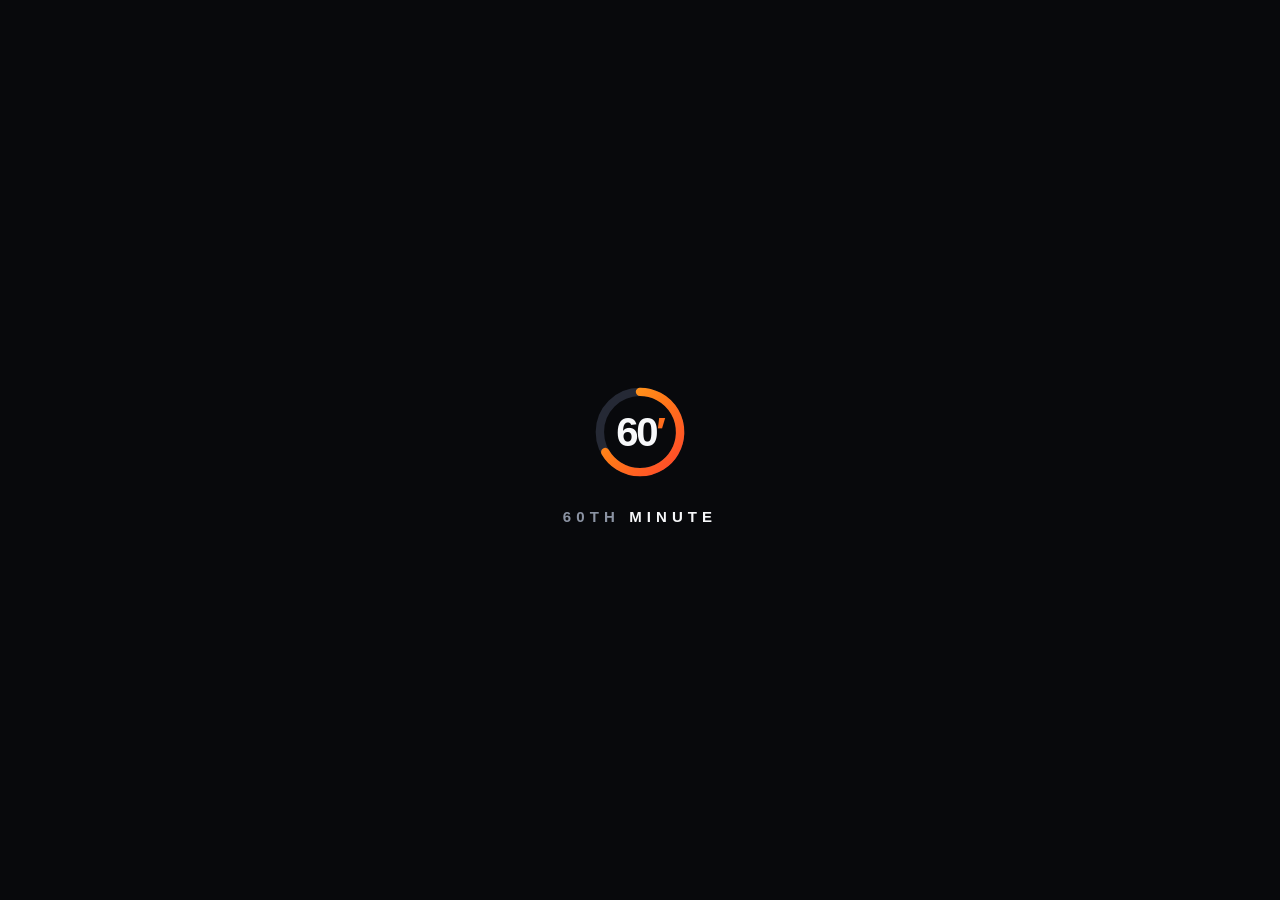
<file: app/index.html>
<!DOCTYPE html>
<html lang="en">
<head>
<meta charset="utf-8">
<meta name="viewport" content="width=device-width,initial-scale=1,viewport-fit=cover">
<meta name="theme-color" content="#0b0f14">
<meta name="apple-mobile-web-app-capable" content="yes">
<meta name="apple-mobile-web-app-status-bar-style" content="black-translucent">
<meta name="apple-mobile-web-app-title" content="60th Minute">
<link rel="manifest" href="./manifest.webmanifest">
<link rel="apple-touch-icon" href="./icon-180.png">
<link rel="icon" type="image/png" sizes="64x64" href="./icon-64.png">
<link rel="icon" type="image/png" sizes="32x32" href="./icon-32.png">
<link rel="stylesheet" href="./css/style.css">
<title>60th Minute — football quiz</title>
</head>
<body>
<!-- Inline so it paints before any script runs: the ring sweeps to 60 minutes
     while the dataset loads, rather than the app arriving with a thud. -->
<div id="splash" class="splash">
  <svg viewBox="0 0 120 120" width="112" height="112" aria-hidden="true">
    <defs>
      <linearGradient id="sg" x1="8" y1="14" x2="112" y2="108" gradientUnits="userSpaceOnUse">
        <stop offset="0" stop-color="#FFB020"/><stop offset=".45" stop-color="#FF7A18"/>
        <stop offset="1" stop-color="#FF3D2E"/>
      </linearGradient>
    </defs>
    <circle cx="60" cy="60" r="43" fill="none" stroke="#252935" stroke-width="9"/>
    <path id="sweep" d="M60 17 A43 43 0 1 1 22.76 81.5" fill="none" stroke="url(#sg)"
          stroke-width="9" stroke-linecap="round"/>
    <text x="60" y="60" text-anchor="middle" dominant-baseline="central" class="sn"
          font-size="43" font-weight="800" letter-spacing="-2.5" fill="#F7F8FA">60<tspan fill="url(#sg)">′</tspan></text>
  </svg>
  <div class="sword">60TH <b>MINUTE</b></div>
</div>
<div id="app" class="app"></div>
<script type="module" src="./js/main.js"></script>
</body>
</html>
</file>
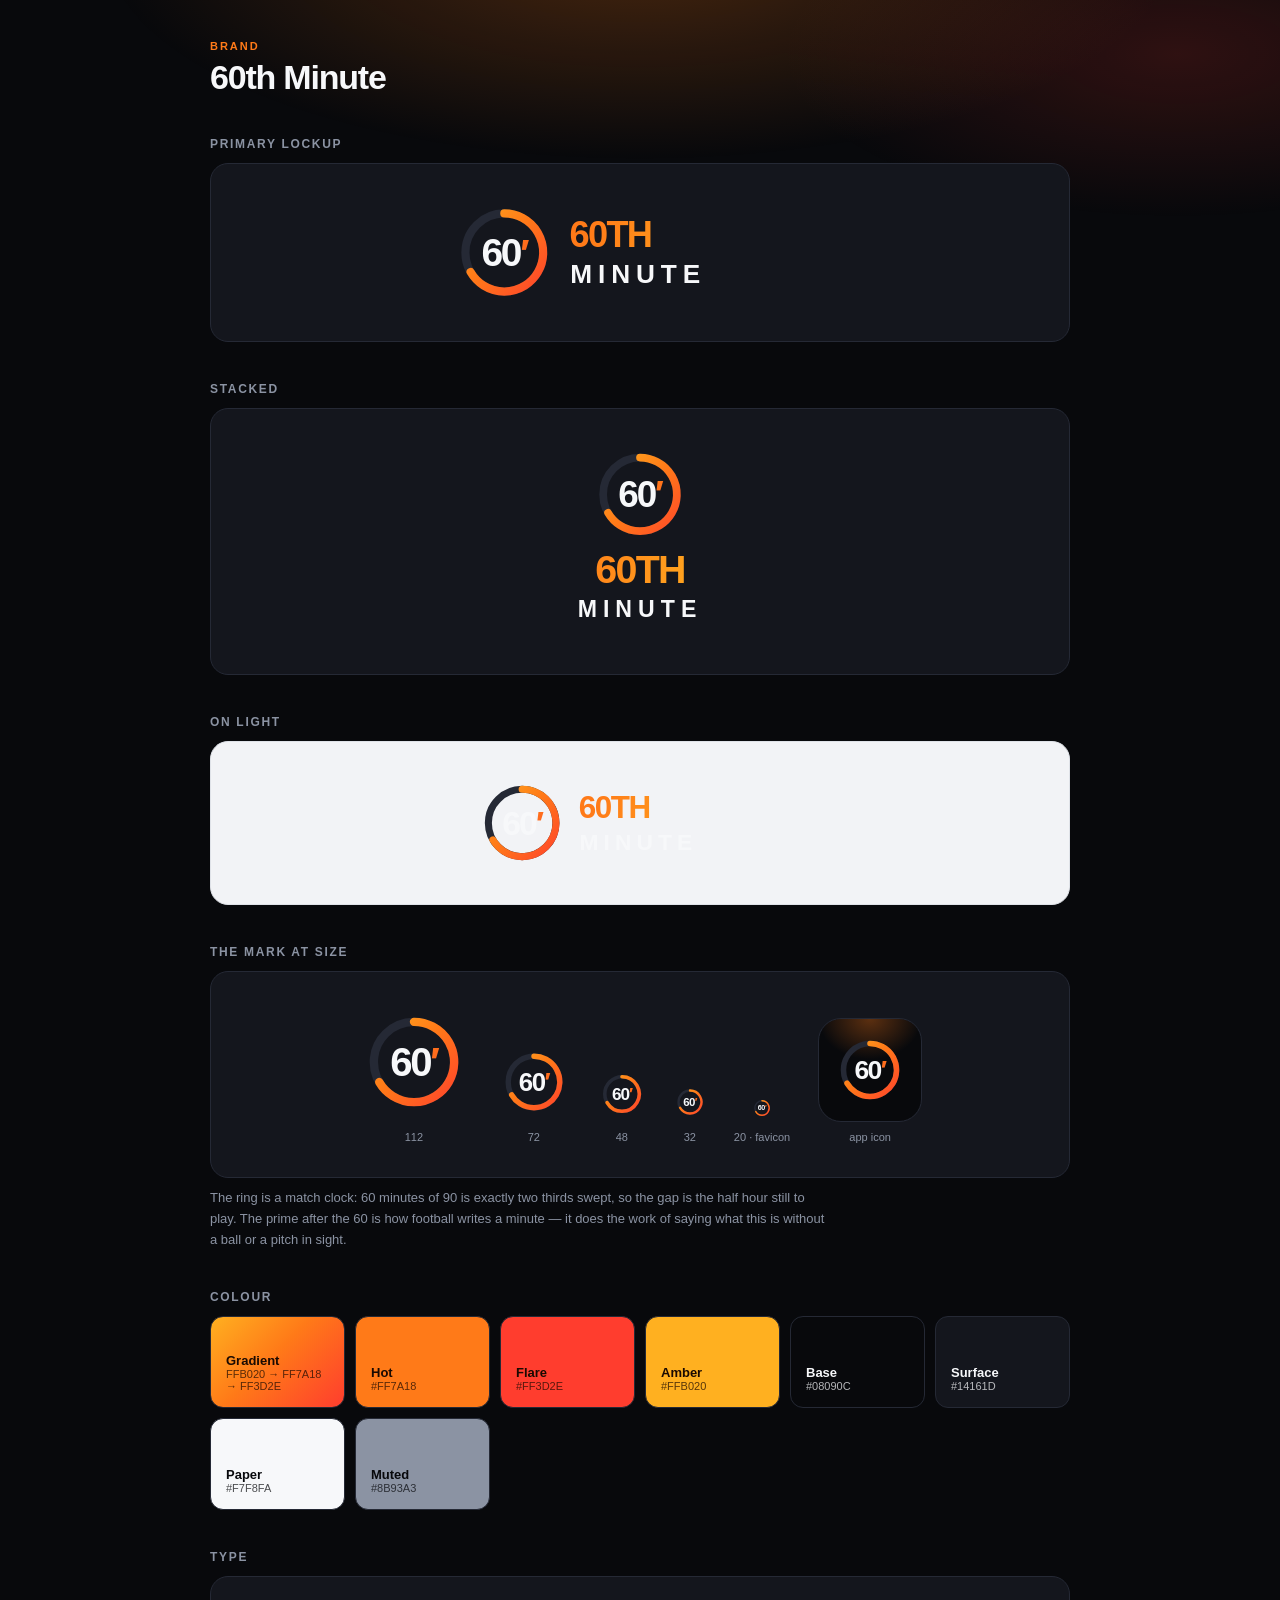
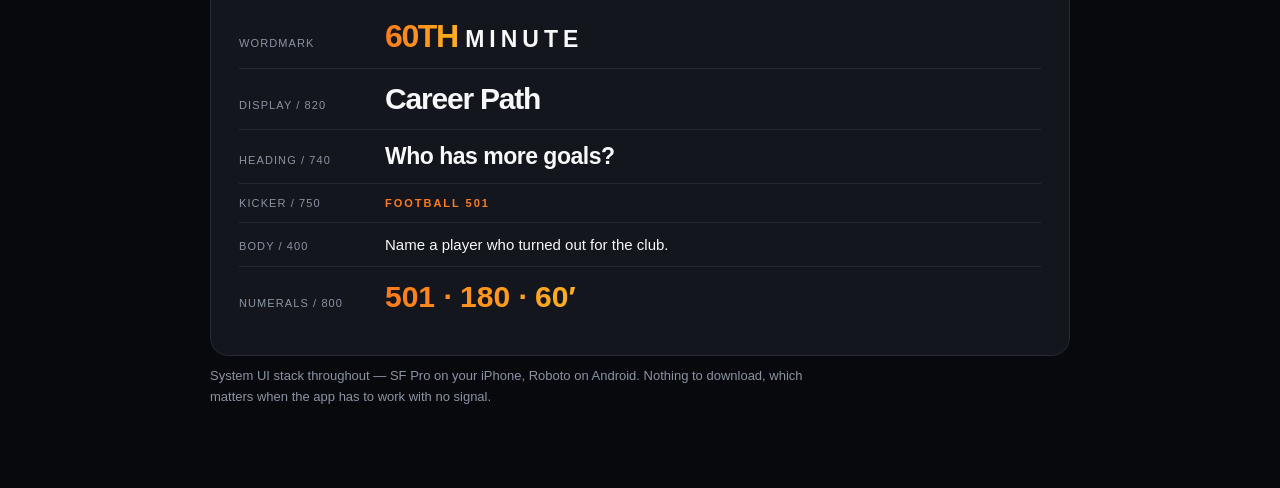
<file: app/brand/index.html>
<!DOCTYPE html><html lang="en"><head><meta charset="utf-8">
<meta name="viewport" content="width=device-width,initial-scale=1"><title>60th Minute — brand</title>
<style>
:root{--bg:#08090c;--card:#14161d;--line:#252935;--fg:#f7f8fa;--muted:#8b93a3;
 --hot:#ff7a18;--hot2:#ff3d2e;--amber:#ffb020;
 font-family:-apple-system,BlinkMacSystemFont,"Segoe UI",Roboto,Helvetica,Arial,sans-serif}
*{box-sizing:border-box}
body{background:var(--bg);color:var(--fg);margin:0;padding:40px 24px 80px}
body::before{content:'';position:fixed;inset:0;pointer-events:none;
 background:radial-gradient(60% 34% at 50% -6%,rgba(255,122,24,.26),transparent 70%),
 radial-gradient(44% 26% at 92% 6%,rgba(255,61,46,.16),transparent 70%)}
.wrap{max-width:860px;margin:0 auto;position:relative}
.kick{font-size:11px;font-weight:750;letter-spacing:.18em;text-transform:uppercase;color:var(--hot)}
h1{font-size:34px;font-weight:820;letter-spacing:-1.2px;margin:6px 0 34px}
h2{font-size:12px;text-transform:uppercase;letter-spacing:.14em;color:var(--muted);
 margin:40px 0 12px;font-weight:700}
.panel{background:var(--card);border:1px solid var(--line);border-radius:18px;padding:34px;
 display:flex;align-items:center;justify-content:center;gap:40px;flex-wrap:wrap}
.panel.light{background:#f2f3f6;border-color:#dfe2e8}
.sizes{display:flex;align-items:flex-end;gap:28px;flex-wrap:wrap}
.sz{text-align:center}
.sz small{display:block;color:var(--muted);font-size:11px;margin-top:9px}
.swatches{display:grid;grid-template-columns:repeat(auto-fit,minmax(128px,1fr));gap:10px}
.sw{border-radius:13px;padding:15px;border:1px solid var(--line);min-height:92px;
 display:flex;flex-direction:column;justify-content:flex-end}
.sw b{font-size:13px} .sw span{font-size:11px;opacity:.72;font-variant-numeric:tabular-nums}
.type{background:var(--card);border:1px solid var(--line);border-radius:18px;padding:28px}
.type .r{display:flex;align-items:baseline;gap:18px;padding:13px 0;border-bottom:1px solid var(--line)}
.type .r:last-child{border:0}
.type .l{color:var(--muted);font-size:11px;min-width:128px;text-transform:uppercase;letter-spacing:.1em}
.grad{background:linear-gradient(94deg,var(--hot),var(--amber));-webkit-background-clip:text;
 background-clip:text;color:transparent}
.note{color:var(--muted);font-size:13px;line-height:1.6;margin-top:10px;max-width:620px}
.appicon{width:104px;height:104px;border-radius:23px;background:#08090c;border:1px solid var(--line);
 display:flex;align-items:center;justify-content:center;position:relative;overflow:hidden}
.appicon::before{content:'';position:absolute;inset:0;
 background:radial-gradient(70% 55% at 50% 0%,rgba(255,122,24,.34),transparent 72%)}
</style></head><body><div class="wrap">
<div class="kick">Brand</div><h1>60th Minute</h1>

<h2>Primary lockup</h2>
<div class="panel"><img src="./logo-lockup.svg" width="380" alt=""></div>

<h2>Stacked</h2>
<div class="panel"><img src="./logo-stacked.svg" width="240" alt=""></div>

<h2>On light</h2>
<div class="panel light"><img src="./logo-lockup.svg" width="330" alt=""></div>

<h2>The mark at size</h2>
<div class="panel"><div class="sizes">
  <div class="sz"><img src="./mark.svg" width="112"><small>112</small></div>
  <div class="sz"><img src="./mark.svg" width="72"><small>72</small></div>
  <div class="sz"><img src="./mark.svg" width="48"><small>48</small></div>
  <div class="sz"><img src="./mark.svg" width="32"><small>32</small></div>
  <div class="sz"><img src="./mark.svg" width="20"><small>20 · favicon</small></div>
  <div class="sz"><div class="appicon"><img src="./mark.svg" width="74" style="position:relative"></div><small>app icon</small></div>
</div></div>
<div class="note">The ring is a match clock: 60 minutes of 90 is exactly two thirds swept,
so the gap is the half hour still to play. The prime after the 60 is how football writes
a minute — it does the work of saying what this is without a ball or a pitch in sight.</div>

<h2>Colour</h2>
<div class="swatches">
  <div class="sw" style="background:linear-gradient(135deg,#FFB020,#FF7A18 45%,#FF3D2E);color:#1a0a02">
    <b>Gradient</b><span>FFB020 → FF7A18 → FF3D2E</span></div>
  <div class="sw" style="background:#FF7A18;color:#1a0a02"><b>Hot</b><span>#FF7A18</span></div>
  <div class="sw" style="background:#FF3D2E;color:#1a0a02"><b>Flare</b><span>#FF3D2E</span></div>
  <div class="sw" style="background:#FFB020;color:#1a0a02"><b>Amber</b><span>#FFB020</span></div>
  <div class="sw" style="background:#08090c"><b>Base</b><span>#08090C</span></div>
  <div class="sw" style="background:#14161D"><b>Surface</b><span>#14161D</span></div>
  <div class="sw" style="background:#F7F8FA;color:#08090c"><b>Paper</b><span>#F7F8FA</span></div>
  <div class="sw" style="background:#8B93A3;color:#08090c"><b>Muted</b><span>#8B93A3</span></div>
</div>

<h2>Type</h2>
<div class="type">
  <div class="r"><span class="l">Wordmark</span>
    <span style="font-size:32px;font-weight:820;letter-spacing:-1.4px"><span class="grad">60TH</span>
    <span style="font-weight:650;letter-spacing:5px;font-size:23px">MINUTE</span></span></div>
  <div class="r"><span class="l">Display / 820</span><span style="font-size:30px;font-weight:820;letter-spacing:-1.2px">Career Path</span></div>
  <div class="r"><span class="l">Heading / 740</span><span style="font-size:23px;font-weight:740;letter-spacing:-.5px">Who has more goals?</span></div>
  <div class="r"><span class="l">Kicker / 750</span><span style="font-size:11px;font-weight:750;letter-spacing:.18em;color:var(--hot)">FOOTBALL 501</span></div>
  <div class="r"><span class="l">Body / 400</span><span style="font-size:15px">Name a player who turned out for the club.</span></div>
  <div class="r"><span class="l">Numerals / 800</span><span style="font-size:30px;font-weight:800;font-variant-numeric:tabular-nums" class="grad">501 · 180 · 60′</span></div>
</div>
<div class="note">System UI stack throughout — SF Pro on your iPhone, Roboto on Android.
Nothing to download, which matters when the app has to work with no signal.</div>
</div></body></html>
</file>
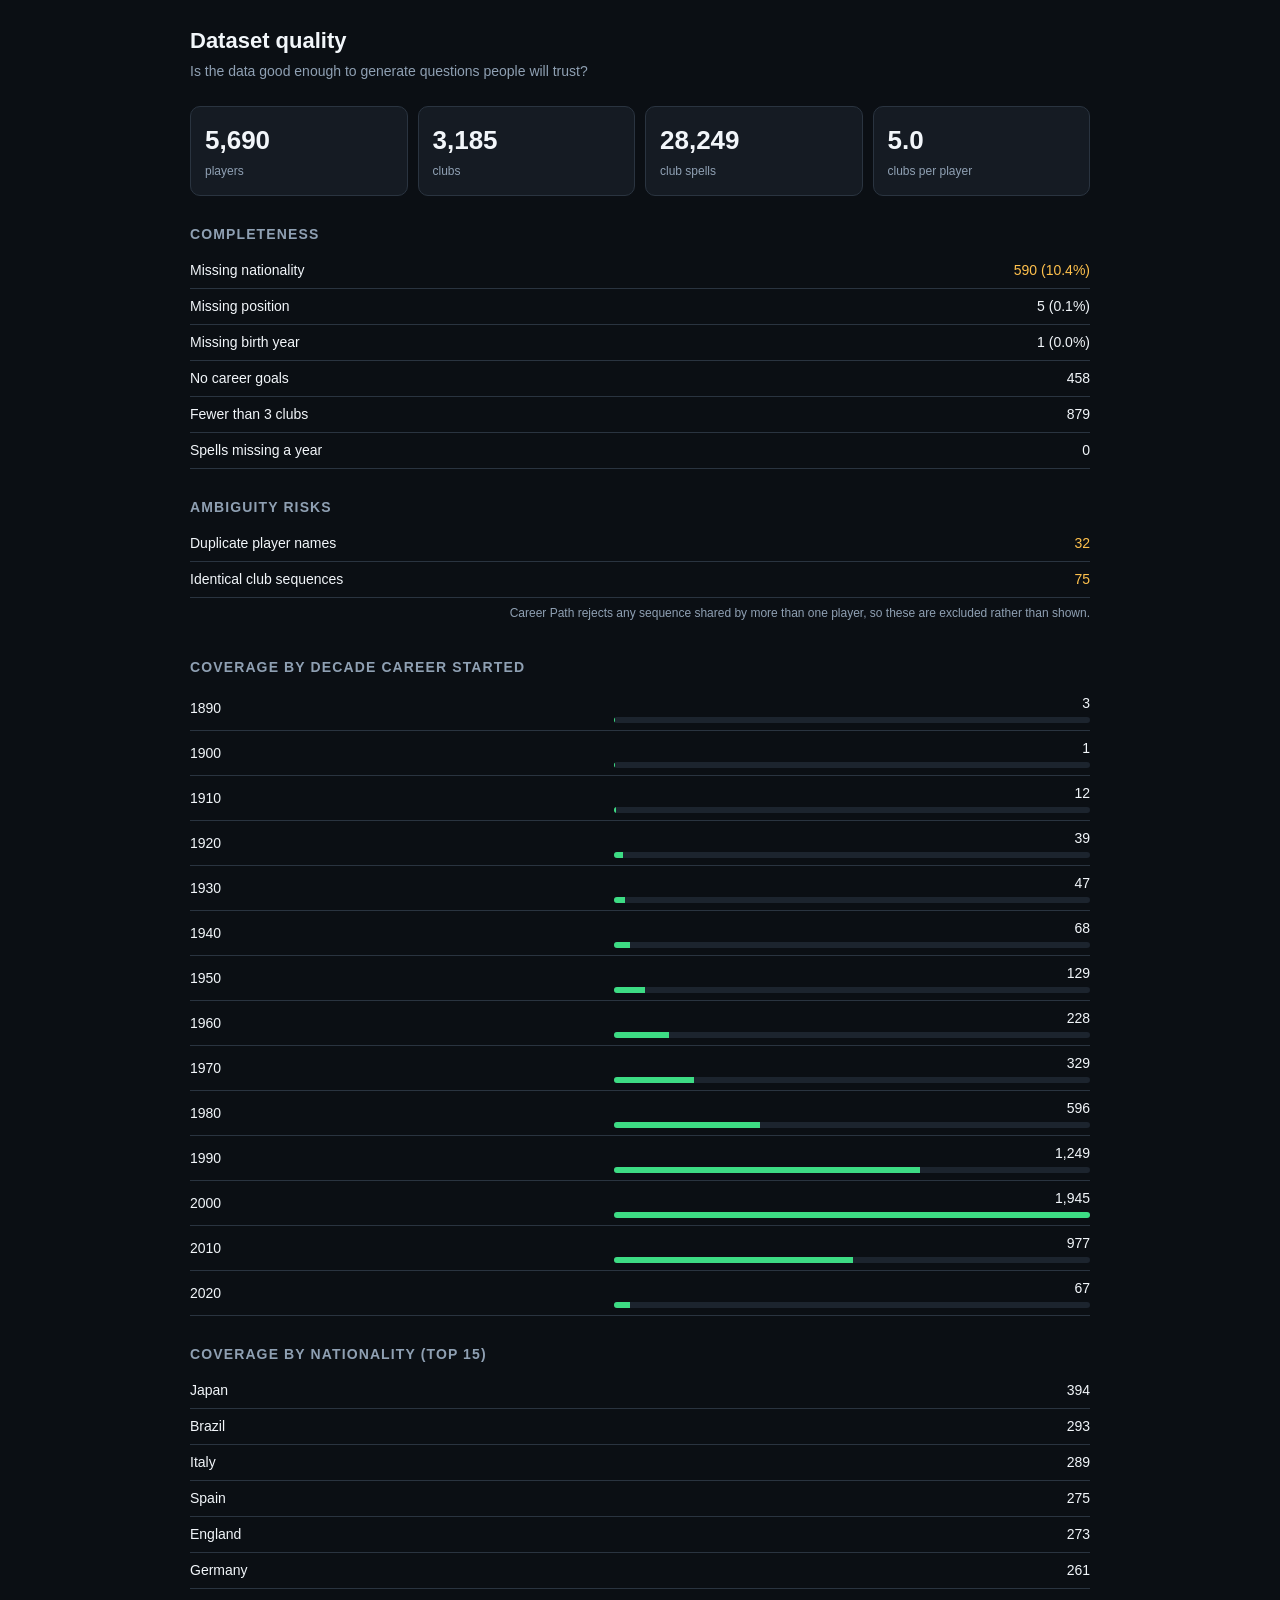
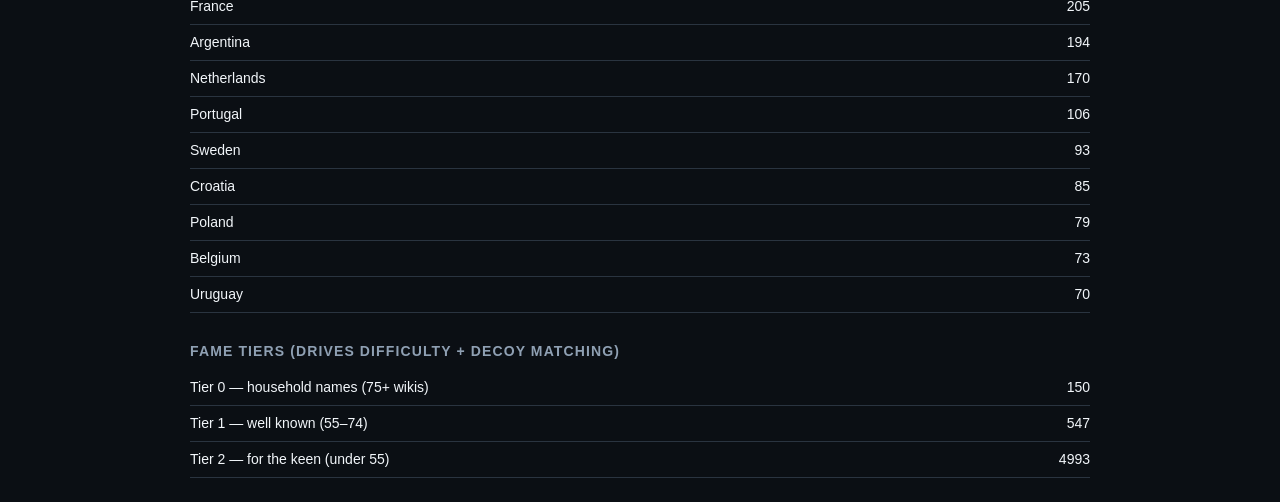
<file: app/quality.html>
<!DOCTYPE html><html lang="en"><head><meta charset="utf-8">
<meta name="viewport" content="width=device-width,initial-scale=1">
<title>Dataset quality</title>
<style>
body{background:#0b0f14;color:#f2f6fa;font:14px/1.5 -apple-system,BlinkMacSystemFont,"Segoe UI",Roboto,sans-serif;
  margin:0;padding:24px;max-width:900px;margin:0 auto}
h1{font-size:22px;margin:0 0 4px} .sub{color:#8fa0b3;margin-bottom:24px}
h2{font-size:14px;text-transform:uppercase;letter-spacing:.08em;color:#8fa0b3;margin:28px 0 8px}
table{width:100%;border-collapse:collapse} td{padding:7px 0;border-bottom:1px solid #2a3440}
td:last-child{text-align:right;font-variant-numeric:tabular-nums}
.grid{display:grid;grid-template-columns:repeat(auto-fit,minmax(150px,1fr));gap:10px;margin-bottom:8px}
.stat{background:#151b23;border:1px solid #2a3440;border-radius:10px;padding:14px}
.stat b{display:block;font-size:26px;font-variant-numeric:tabular-nums}
.stat span{color:#8fa0b3;font-size:12px}
.bar{height:6px;background:#1c242e;border-radius:9px;overflow:hidden;margin-top:3px}
.bar i{display:block;height:100%;background:#3ddc84}
.warn{color:#ffc14d}
</style></head><body>
<h1>Dataset quality</h1><div class="sub">Is the data good enough to generate questions people will trust?</div>
<div id="out">Loading…</div>
<script type="module">
const d = await (await fetch('./data/dataset.json')).json();
const P = d.players, n = P.length;
const clubs = new Set(), spells = P.reduce((a,p)=>a+p.clubs.length,0);
P.forEach(p=>p.clubs.forEach(c=>clubs.add(c.club)));
const miss = f => P.filter(p=>!p[f]).length;
const decade = p => { const y=p.clubs.map(c=>c.from).filter(Boolean); return y.length?Math.floor(Math.min(...y)/10)*10:null; };
const by = fn => P.reduce((a,p)=>{const k=fn(p); if(k!=null)a[k]=(a[k]||0)+1; return a;},{});
const pct = v => ((v/n)*100).toFixed(1)+'%';

// duplicate detection: same name, or an identical club sequence (which would
// make a Career Path question ambiguous)
const nameCount={}, seqCount={};
P.forEach(p=>{ nameCount[p.name]=(nameCount[p.name]||0)+1;
  const k=p.clubs.map(c=>c.club).join('>'); seqCount[k]=(seqCount[k]||0)+1; });
const dupNames=Object.entries(nameCount).filter(([,c])=>c>1);
const dupSeq=Object.entries(seqCount).filter(([,c])=>c>1);

const row=(k,v,extra='')=>`<tr><td>${k}</td><td class="${extra}">${v}</td></tr>`;
const tbl=o=>`<table>${Object.entries(o).sort((a,b)=>a[0]<b[0]?-1:1)
  .map(([k,v])=>`<tr><td>${k}</td><td>${v.toLocaleString()}<div class="bar"><i style="width:${(v/Math.max(...Object.values(o)))*100}%"></i></div></td></tr>`).join('')}</table>`;

document.getElementById('out').innerHTML = `
<div class="grid">
  <div class="stat"><b>${n.toLocaleString()}</b><span>players</span></div>
  <div class="stat"><b>${clubs.size.toLocaleString()}</b><span>clubs</span></div>
  <div class="stat"><b>${spells.toLocaleString()}</b><span>club spells</span></div>
  <div class="stat"><b>${(spells/n).toFixed(1)}</b><span>clubs per player</span></div>
</div>
<h2>Completeness</h2><table>
${row('Missing nationality', `${miss('nationality')} (${pct(miss('nationality'))})`, miss('nationality')/n>0.1?'warn':'')}
${row('Missing position',    `${miss('position')} (${pct(miss('position'))})`)}
${row('Missing birth year',  `${miss('born')} (${pct(miss('born'))})`)}
${row('No career goals',     `${P.filter(p=>!p.careerGoals).length}`)}
${row('Fewer than 3 clubs',  `${P.filter(p=>p.clubs.length<3).length}`)}
${row('Spells missing a year', P.reduce((a,p)=>a+p.clubs.filter(c=>!c.from).length,0))}
</table>
<h2>Ambiguity risks</h2><table>
${row('Duplicate player names', dupNames.length, dupNames.length?'warn':'')}
${row('Identical club sequences', dupSeq.length, dupSeq.length?'warn':'')}
<tr><td colspan="2" style="color:#8fa0b3;font-size:12px;border:0;padding-top:6px">
Career Path rejects any sequence shared by more than one player, so these are excluded rather than shown.</td></tr>
</table>
<h2>Coverage by decade career started</h2>${tbl(by(decade))}
<h2>Coverage by nationality (top 15)</h2>
<table>${Object.entries(by(p=>p.nationality)).sort((a,b)=>b[1]-a[1]).slice(0,15)
  .map(([k,v])=>`<tr><td>${k}</td><td>${v}</td></tr>`).join('')}</table>
<h2>Fame tiers (drives difficulty + decoy matching)</h2><table>
${row('Tier 0 — household names (75+ wikis)', P.filter(p=>p.fame>=75).length)}
${row('Tier 1 — well known (55–74)',          P.filter(p=>p.fame>=55&&p.fame<75).length)}
${row('Tier 2 — for the keen (under 55)',     P.filter(p=>p.fame<55).length)}
</table>`;
</script></body></html>
</file>
<file: app/css/style.css>
/* Dark base with warm orange energy — high contrast for bright sun, and
   cheap on an OLED battery. No webfonts: this has to work with no network. */
:root{
  --bg:#08090c; --bg2:#0d0f14;
  --card:#14161d; --card2:#1a1d26; --line:#252935; --line-warm:#3a2a1e;
  --fg:#f7f8fa; --muted:#8b93a3;
  --hot:#ff7a18; --hot2:#ff3d2e; --amber:#ffb020;
  --ok:#ff8c2b; --wrong:#ff4459;
  --pad:18px; --r:16px;
  font-family:-apple-system,BlinkMacSystemFont,"Segoe UI",Roboto,Helvetica,Arial,sans-serif;
}
*{box-sizing:border-box;-webkit-tap-highlight-color:transparent}
html,body{margin:0;height:100%}
body{background:var(--bg);color:var(--fg);overscroll-behavior:none;position:relative;
  padding:env(safe-area-inset-top) env(safe-area-inset-right) env(safe-area-inset-bottom) env(safe-area-inset-left)}
/* the warm bloom behind everything */
body::before{content:'';position:fixed;inset:0;pointer-events:none;z-index:0;
  background:
    radial-gradient(60% 38% at 50% -8%, rgba(255,122,24,.30), transparent 70%),
    radial-gradient(45% 28% at 92% 8%, rgba(255,61,46,.18), transparent 70%),
    radial-gradient(70% 40% at 8% 102%, rgba(255,140,43,.10), transparent 70%)}
.app{max-width:560px;margin:0 auto;min-height:100%;display:flex;flex-direction:column;
  padding:var(--pad);position:relative;z-index:1}
.loading{margin:auto;color:var(--muted)}

.logo{display:block;width:250px;max-width:74%;height:auto;margin:10px 0 2px}
h1{font-size:40px;letter-spacing:-1.6px;font-weight:820;margin:14px 0 2px;line-height:1}
h1 em{font-style:normal;background:linear-gradient(94deg,var(--hot),var(--amber));
  -webkit-background-clip:text;background-clip:text;color:transparent}
.tag{color:var(--muted);font-size:13px;margin-bottom:24px;letter-spacing:.2px}
.kicker{font-size:11px;font-weight:750;letter-spacing:.16em;text-transform:uppercase;
  color:var(--hot);margin-bottom:7px}
.spacer{flex:1}

button{font:inherit;color:inherit;border:0;background:none;cursor:pointer}
input,select{font:inherit;color:inherit;background:var(--card2);border:1.5px solid var(--line);
  border-radius:12px;padding:15px;width:100%;outline:none}
input:focus,select:focus{border-color:var(--hot)}
input::placeholder{color:#5c6474}
select{appearance:none;background-image:linear-gradient(45deg,transparent 50%,var(--muted) 50%),
  linear-gradient(135deg,var(--muted) 50%,transparent 50%);
  background-position:calc(100% - 20px) 22px,calc(100% - 14px) 22px;
  background-size:6px 6px,6px 6px;background-repeat:no-repeat}
label{display:block;font-size:12px;color:var(--muted);margin:14px 0 6px;
  text-transform:uppercase;letter-spacing:.1em;font-weight:650}

.card{display:block;width:100%;text-align:left;background:linear-gradient(180deg,var(--card),#111319);
  border:1px solid var(--line);border-radius:var(--r);padding:17px;margin-bottom:10px;
  transition:transform .09s,border-color .18s;position:relative;overflow:hidden}
.card::after{content:'';position:absolute;inset:0 auto 0 0;width:3px;
  background:linear-gradient(180deg,var(--hot),var(--hot2));opacity:0;transition:opacity .18s}
.card:active{transform:scale(.985)}
.card:active::after,.card.hot::after{opacity:1}
.card.hot{border-color:var(--line-warm)}
.card .t{font-size:19px;font-weight:720;letter-spacing:-.3px}
.card .b{color:var(--muted);font-size:13px;margin-top:3px}

.bar{display:flex;align-items:center;gap:12px;margin-bottom:20px;font-size:13px;color:var(--muted)}
.bar .back{color:var(--muted);padding:4px 2px}
.prog{flex:1;height:4px;background:var(--card2);border-radius:99px;overflow:hidden}
.prog i{display:block;height:100%;background:linear-gradient(90deg,var(--hot),var(--amber));transition:width .3s}
.score{font-variant-numeric:tabular-nums;color:var(--fg);font-weight:720}
.streak{color:var(--amber);font-weight:700}

.q{font-size:24px;font-weight:740;line-height:1.22;letter-spacing:-.5px;margin:0 0 4px}
.scope{color:var(--muted);font-size:13px;margin-bottom:20px}

.path{list-style:none;padding:0;margin:0 0 22px}
.path li{display:flex;align-items:baseline;gap:10px;padding:12px 15px;
  background:linear-gradient(180deg,var(--card),#111319);
  border:1px solid var(--line);border-radius:11px;margin-bottom:6px;font-size:17px;font-weight:650}
.path li .yr{margin-left:auto;color:var(--muted);font-size:12px;font-weight:500;font-variant-numeric:tabular-nums}
.path li .ar{color:var(--hot)}

.clues{list-style:none;padding:0;margin:0 0 18px}
.clues li{padding:13px 15px;background:linear-gradient(180deg,var(--card),#111319);
  border:1px solid var(--line);border-radius:11px;margin-bottom:6px;font-size:16px;animation:in .28s ease}
.clues li:first-child{border-color:var(--line-warm)}
@keyframes in{from{opacity:0;transform:translateY(-5px)}to{opacity:1;transform:none}}

.opts{display:grid;gap:9px}
.opt{background:linear-gradient(180deg,var(--card),#111319);border:1.5px solid var(--line);
  border-radius:13px;padding:16px;font-size:17px;font-weight:650;transition:border-color .15s}
.opt .sub{display:block;color:var(--muted);font-size:12px;font-weight:400;margin-top:4px;line-height:1.35}
.opt.right{border-color:var(--hot);background:linear-gradient(180deg,#2a1608,#1b1109);
  box-shadow:0 0 0 1px rgba(255,122,24,.25),0 6px 26px -8px rgba(255,122,24,.5)}
.opt.wrong{border-color:var(--wrong);background:linear-gradient(180deg,#2c1218,#1c0e12)}
.opt.dim{opacity:.4}
.opt .val{float:right;color:var(--amber);font-variant-numeric:tabular-nums;font-weight:750}

.hl{display:grid;gap:10px}
.vs{text-align:center;color:var(--hot);font-size:11px;letter-spacing:.28em;font-weight:750}

.fb{margin-top:18px;padding:15px;border-radius:13px;background:var(--card2);border:1px solid var(--line)}
.fb .h{font-weight:780;margin-bottom:4px;letter-spacing:-.2px}
.fb .h.ok{color:var(--ok)} .fb .h.no{color:var(--wrong)}
.fb .d{color:var(--muted);font-size:14px;line-height:1.45}

.btn{display:block;width:100%;background:linear-gradient(94deg,var(--hot),var(--hot2));
  color:#1a0a02;font-weight:780;font-size:17px;padding:17px;border-radius:13px;margin-top:14px;
  text-align:center;letter-spacing:-.2px;box-shadow:0 8px 30px -10px rgba(255,90,20,.7)}
.btn.ghost{background:none;border:1.5px solid var(--line);color:var(--fg);box-shadow:none}
.btn:disabled{opacity:.4;box-shadow:none}

.big{font-size:68px;font-weight:840;text-align:center;margin:28px 0 2px;letter-spacing:-3px;
  font-variant-numeric:tabular-nums;
  background:linear-gradient(94deg,var(--hot),var(--amber));
  -webkit-background-clip:text;background-clip:text;color:transparent}
.big-sub{text-align:center;color:var(--muted);margin-bottom:28px}
.rows{margin:0 0 18px}
.row{display:flex;justify-content:space-between;padding:12px 0;border-bottom:1px solid var(--line);font-size:15px}
.row .k{color:var(--muted)}

.badge{display:inline-flex;align-items:center;gap:7px;font-size:12px;color:var(--muted);
  border:1px solid var(--line);border-radius:99px;padding:6px 12px;margin-top:14px}
.badge.on{color:var(--ok);border-color:var(--line-warm)}
.dot{width:6px;height:6px;border-radius:99px;background:currentColor}

/* ---- Football 501 ---- */
.board{display:grid;gap:8px;margin-bottom:20px}
.seat{display:flex;align-items:center;gap:12px;padding:14px 16px;border-radius:13px;
  background:linear-gradient(180deg,var(--card),#111319);border:1.5px solid var(--line)}
.seat.active{border-color:var(--hot);box-shadow:0 0 0 1px rgba(255,122,24,.22),0 6px 26px -10px rgba(255,122,24,.55)}
.seat.out{opacity:.45}
.seat .nm{font-weight:680;font-size:16px}
.seat .sc{margin-left:auto;font-size:26px;font-weight:800;font-variant-numeric:tabular-nums;letter-spacing:-1px}
.seat.active .sc{color:var(--amber)}
.seat .last{font-size:11px;color:var(--muted);margin-top:2px}
.turnline{font-size:13px;color:var(--muted);margin-bottom:8px}
.turnline b{color:var(--hot)}
.entry{display:flex;gap:8px}
.entry input{flex:1}
.entry .btn{margin:0;width:auto;padding:15px 22px}
.log{list-style:none;padding:0;margin:18px 0 0;max-height:190px;overflow:auto}
.log li{display:flex;gap:10px;padding:9px 0;border-bottom:1px solid var(--line);font-size:14px}
.log li .who{color:var(--muted);min-width:64px}
.log li .pts{margin-left:auto;font-variant-numeric:tabular-nums;font-weight:700}
.log li .pts.zero{color:var(--muted)}
.chips{display:flex;flex-wrap:wrap;gap:7px;margin-top:8px}
.chip{border:1.5px solid var(--line);border-radius:99px;padding:9px 15px;font-size:14px;font-weight:620}
.chip.on{border-color:var(--hot);background:rgba(255,122,24,.1);color:var(--fg)}

/* 501 typeahead. Suggestions are drawn from every player in the dataset, never
   filtered to the chosen club — filtering would print the team sheet on screen
   and there would be no game left. It only helps you spell a name you already
   had in mind. */
.sugg{margin-top:8px;border:1px solid var(--line);border-radius:13px;overflow:hidden;
  background:var(--card2)}
.sg{display:flex;align-items:baseline;gap:10px;width:100%;text-align:left;padding:13px 15px;
  border-bottom:1px solid var(--line)}
.sg:last-child{border-bottom:0}
.sg .n{font-weight:650;font-size:16px}
.sg .m{margin-left:auto;color:var(--muted);font-size:12px}
.sg.on,.sg:active{background:rgba(255,122,24,.13)}
.sg.on .n{color:var(--amber)}

/* ---- Played for Both ---- */
.vsbig{display:flex;align-items:center;justify-content:center;gap:14px;flex-wrap:wrap;
  margin:6px 0 6px;text-align:center}
.vsbig span{font-size:27px;font-weight:800;letter-spacing:-.9px;line-height:1.1}
.vsbig i{font-style:normal;font-size:20px;font-weight:700;
  background:linear-gradient(94deg,var(--hot),var(--amber));
  -webkit-background-clip:text;background-clip:text;color:transparent}
.lives{color:var(--hot);letter-spacing:2px;font-size:13px}
.slots{display:grid;gap:7px;margin-bottom:18px}
.slot{min-height:46px;display:flex;align-items:center;padding:12px 15px;border-radius:11px;
  border:1.5px dashed var(--line);background:rgba(20,22,29,.5);font-size:16px;font-weight:620;color:var(--muted)}
.slot.on{border-style:solid;border-color:var(--hot);color:var(--fg);
  background:linear-gradient(180deg,#2a1608,#16110c);animation:in .3s ease}
.slot.miss{border-style:solid;border-color:var(--line);color:var(--muted);opacity:.75}
.picklist{display:flex;flex-wrap:wrap;gap:7px;max-height:280px;overflow:auto;
  padding:4px 2px 2px;margin-bottom:4px}
.pk{border:1.5px solid var(--line);border-radius:99px;padding:9px 14px;font-size:14px;font-weight:600;
  color:var(--muted)}
.pk.on{border-color:var(--hot);background:rgba(255,122,24,.12);color:var(--fg)}
.dataver{color:#5c6474;font-size:11px;margin:-18px 0 22px;letter-spacing:.2px}
.scopenote{background:var(--card2);border:1px solid var(--line);border-radius:11px;
  padding:12px 14px;margin:14px 0 4px;font-size:13px;color:var(--fg);line-height:1.45}
.scopenote span{color:var(--muted);font-size:11px}
.scopeline{font-size:11px;color:var(--muted);margin:-10px 0 14px;letter-spacing:.2px}

.picklist{max-height:200px}
.pk.off,.pk[disabled]{opacity:.35}
.chip.off,.chip[disabled]{opacity:.35}

.chosen{display:flex;align-items:center;gap:10px;margin-top:10px;padding:13px 15px;
  background:linear-gradient(180deg,var(--card),#111319);border:1.5px solid var(--hot);
  border-radius:12px;font-size:17px;font-weight:680}
.chosen .x{margin-left:auto;font-size:12px;color:var(--muted);font-weight:500}

.slot{justify-content:space-between;gap:12px}
.slot .fig{color:var(--muted);font-size:12px;font-weight:500;white-space:nowrap;font-variant-numeric:tabular-nums}
.slot.on .fig{color:var(--amber)}

.install{margin-top:16px;padding:16px;border-radius:14px;border:1px solid var(--line-warm);
  background:linear-gradient(180deg,#1b1209,#141017)}
.install .t{font-weight:700;font-size:15px;margin-bottom:4px}
.install .d{color:var(--muted);font-size:13px;line-height:1.5}
.install .d b{color:var(--fg)}
.install .btn{margin-top:12px}
.install .x{display:block;margin-top:10px;color:var(--muted);font-size:12px}

/* ---------- opening ---------- */
/* The mark is a clock, so the ring drawing itself is the natural loader. */
.splash{position:fixed;inset:0;z-index:50;display:flex;flex-direction:column;
  align-items:center;justify-content:center;gap:20px;background:var(--bg);
  transition:opacity .45s ease, visibility .45s}
.splash.gone{opacity:0;visibility:hidden;pointer-events:none}
#sweep{stroke-dasharray:180;stroke-dashoffset:180;animation:sweep 1s cubic-bezier(.4,0,.2,1) forwards}
@keyframes sweep{to{stroke-dashoffset:0}}
.splash .sn{opacity:0;animation:pop .5s .45s ease forwards}
@keyframes pop{from{opacity:0}to{opacity:1}}
.sword{font-size:15px;font-weight:650;letter-spacing:.34em;color:var(--muted);
  opacity:0;animation:rise .5s .6s ease forwards}
.sword b{color:var(--fg);font-weight:800}
@keyframes rise{from{opacity:0;transform:translateY(6px)}to{opacity:1;transform:none}}

/* ---------- everything else arrives, rather than appearing ---------- */
@keyframes enter{from{opacity:0;transform:translateY(10px)}to{opacity:1;transform:none}}
.app > div{animation:enter .34s cubic-bezier(.2,.7,.3,1) both}
/* stagger the home cards so the list unfolds */
.card{animation:enter .4s cubic-bezier(.2,.7,.3,1) both}
.card:nth-child(1){animation-delay:.02s} .card:nth-child(2){animation-delay:.06s}
.card:nth-child(3){animation-delay:.10s} .card:nth-child(4){animation-delay:.14s}
.card:nth-child(5){animation-delay:.18s} .card:nth-child(6){animation-delay:.22s}
.card:nth-child(7){animation-delay:.26s}
.card{transition:transform .12s ease, border-color .2s ease, box-shadow .2s ease}
.card:hover{border-color:var(--line-warm)}
.card:active{transform:scale(.98)}

.opt{animation:enter .3s cubic-bezier(.2,.7,.3,1) both;transition:transform .12s ease,
  border-color .2s ease, background .2s ease, box-shadow .25s ease, opacity .25s ease}
.opt:nth-child(1){animation-delay:.03s} .opt:nth-child(2){animation-delay:.07s}
.opt:nth-child(3){animation-delay:.11s} .opt:nth-child(4){animation-delay:.15s}
.opt:active{transform:scale(.985)}
.opt.right{animation:flare .5s ease}
@keyframes flare{0%{box-shadow:0 0 0 0 rgba(255,122,24,.55)}100%{box-shadow:0 0 0 18px rgba(255,122,24,0)}}

.path li{animation:enter .32s cubic-bezier(.2,.7,.3,1) both}
.path li:nth-child(1){animation-delay:.03s} .path li:nth-child(2){animation-delay:.09s}
.path li:nth-child(3){animation-delay:.15s} .path li:nth-child(4){animation-delay:.21s}
.path li:nth-child(5){animation-delay:.27s} .path li:nth-child(6){animation-delay:.33s}
.path li:nth-child(7){animation-delay:.39s}

.slot{transition:border-color .25s ease, background .3s ease, color .25s ease}
.slot.on{animation:land .42s cubic-bezier(.2,.9,.3,1)}
@keyframes land{0%{transform:scale(.96);opacity:.4}60%{transform:scale(1.015)}100%{transform:none;opacity:1}}
.seat{transition:border-color .25s ease, box-shadow .3s ease}
.seat .sc{transition:color .3s ease}
.fb{animation:enter .3s cubic-bezier(.2,.7,.3,1) both}
.sg{transition:background .15s ease}
.chip{transition:border-color .18s ease, background .18s ease, color .18s ease, transform .12s ease}
.chip:active{transform:scale(.96)}
.btn{transition:transform .12s ease, box-shadow .25s ease, opacity .2s ease}
.btn:active{transform:scale(.985)}
.prog i{transition:width .45s cubic-bezier(.2,.7,.3,1)}
.big{animation:count .6s cubic-bezier(.2,.9,.3,1) both}
@keyframes count{from{opacity:0;transform:scale(.82)}to{opacity:1;transform:none}}
.install{animation:enter .4s .3s cubic-bezier(.2,.7,.3,1) both}

/* respect a system preference for less movement */
@media (prefers-reduced-motion: reduce){
  *,*::before,*::after{animation-duration:.01ms !important;animation-delay:0s !important;
    transition-duration:.01ms !important}
}

/* An update is not an arrival: the structure holds still when the screen stays
   put. Genuinely new things - a feedback line, a slot being filled - still
   animate, because those ARE arrivals. */
.app.noanim > div,
.app.noanim .card,
.app.noanim .opt,
.app.noanim .path li,
.app.noanim .install{animation:none !important}

.legend{color:var(--muted);font-size:11.5px;letter-spacing:.2px;margin:-6px 2px 8px;text-align:right}

.legend b{color:var(--muted);font-weight:800;letter-spacing:.04em}
.slot .fig{letter-spacing:.02em}

.sugg.open{max-height:230px;overflow-y:auto;-webkit-overflow-scrolling:touch}
.pickcount{color:var(--muted);font-size:12px;margin:8px 2px 6px;line-height:1.45}
.sgnone{padding:14px 15px;color:var(--muted);font-size:14px}

/* ---- The Chain ---- */
.onthetable{text-align:center;padding:18px;border-radius:15px;margin-bottom:16px;
  background:linear-gradient(180deg,#2a1608,#15110d);border:1.5px solid var(--hot)}
.onthetable .lbl{font-size:10.5px;letter-spacing:.16em;text-transform:uppercase;color:var(--hot);font-weight:750}
.onthetable .who{font-size:27px;font-weight:800;letter-spacing:-.7px;margin-top:4px}
.onthetable .sub{color:var(--muted);font-size:12.5px;margin-top:3px}
.chainlist{list-style:none;padding:0;margin:20px 0 0;max-height:260px;overflow:auto}
.chainlist li{padding:9px 14px;border-radius:10px;margin-bottom:5px;font-size:14.5px;
  display:flex;align-items:center;gap:10px}
.chainlist .pl{background:var(--card);border:1px solid var(--line);font-weight:640}
.chainlist .cl{color:var(--hot);font-size:12px;font-weight:700;letter-spacing:.06em;
  text-transform:uppercase;padding-left:14px}
.chainlist .by{margin-left:auto;color:var(--muted);font-size:11px;font-weight:500}

/* The Chain's turn clock. Reads as a draining bar first and a number second -
   at a table nobody stares at digits, they glance at how much orange is left. */
.clock{position:relative;height:30px;border-radius:9px;overflow:hidden;margin-bottom:10px;
  background:var(--card);border:1px solid var(--line)}
.clock .fill{position:absolute;inset:0 auto 0 0;width:100%;border-radius:8px;
  background:linear-gradient(90deg,var(--hot),var(--hot2));opacity:.28;
  transition:width .2s linear}
.clock .num{position:absolute;inset:0;display:grid;place-items:center;
  font-size:13px;font-weight:750;font-variant-numeric:tabular-nums;color:var(--muted)}
.clock.low .fill{opacity:.42;animation:clockpulse .9s ease-in-out infinite}
.clock.low .num{color:var(--hot)}
@keyframes clockpulse{50%{opacity:.2}}
@media (prefers-reduced-motion:reduce){.clock.low .fill{animation:none}}

/* Wrong guesses in Who Am I? and Career Path. The question stays open, so this
   has to read as a nudge rather than as the verdict a .fb block normally is. */
.fb.try{background:transparent;border:1px solid var(--line);padding:11px 13px}
.fb.try .h{font-size:13px}
.fb.try .d{font-size:13px;margin-top:2px}
.tried{display:flex;flex-wrap:wrap;gap:6px;align-items:center;margin:10px 0 2px}
.tried .lbl{font-size:10.5px;letter-spacing:.14em;text-transform:uppercase;
  color:var(--muted);font-weight:750}
.tried .t{font-size:12.5px;padding:4px 9px;border-radius:999px;color:var(--muted);
  background:var(--card);border:1px solid var(--line);text-decoration:line-through}

/* Numbered install steps. Read once, on a phone, while following along - so
   the number stays out of the way and the step text gets the room. */
.steps{list-style:none;counter-reset:s;padding:0;margin:4px 0 16px}
.steps li{counter-increment:s;position:relative;padding:12px 14px 12px 44px;margin-bottom:7px;
  border-radius:12px;background:var(--card);border:1px solid var(--line);
  font-size:14.5px;line-height:1.45}
.steps li::before{content:counter(s);position:absolute;left:13px;top:11px;
  width:21px;height:21px;border-radius:50%;display:grid;place-items:center;
  font-size:11.5px;font-weight:800;color:#000;background:var(--hot)}
.steps li b{color:var(--text);font-weight:750}
/* The same stamp below the buttons instead of tucked under a heading. */
.dataver.foot{margin:20px 0 0;text-align:center}

/* A quiet way back to the install instructions from inside the app. */
.linkish{display:block;width:100%;margin:22px 0 4px;padding:10px;background:none;border:0;
  color:var(--muted);font:inherit;font-size:13px;text-decoration:underline;
  text-underline-offset:3px;cursor:pointer}
.linkish:active{color:var(--hot)}

/* The Grid. Category names sit in the boxes where crests would go, so the
   labels have to stay legible at phone width - hence the small, tight type
   and a row header narrow enough to leave the squares square. */
.gwrap{display:grid;grid-template-columns:74px repeat(3,1fr);gap:5px;margin:6px 0 16px}
.gh{display:grid;place-items:center;text-align:center;padding:6px 4px;border-radius:10px;
  background:var(--card);border:1px solid var(--line);
  font-size:10.5px;font-weight:750;line-height:1.2;letter-spacing:.01em;
  min-height:44px;overflow:hidden;overflow-wrap:anywhere;word-break:normal}
.gh.side{min-height:0}
.gh.corner{background:none;border:0}
.gc{aspect-ratio:1;border-radius:11px;background:#12151c;border:1px solid var(--line);
  display:grid;place-items:center;padding:4px;cursor:pointer;
  transition:transform .12s ease,border-color .12s ease,background .12s ease}
.gc:active{transform:scale(.96)}
.gc.on{border-color:var(--hot);background:rgba(255,122,44,.09)}
.gc span{font-size:11px;font-weight:700;line-height:1.2;text-align:center;
  overflow-wrap:anywhere;color:var(--text)}
.gc.done{background:rgba(255,122,44,.13);border-color:var(--hot)}
.gc.miss{background:var(--card);opacity:.55}
.gc.miss span{color:var(--muted);font-weight:600}
/* A rule, not a team. Without this a black club - Juventus, Corinthians,
   Atletico Mineiro - is indistinguishable from an unfilled category tile. */
.gh.trait{background:transparent;border-style:dashed;color:var(--muted)}
/* Pass sits next to Hint on the 501 turn, so neither reads as the main action. */
.row2{display:flex;gap:8px}
.row2 .btn{flex:1;margin-top:10px}

/* Country Conundrum. The map is the screen, so it gets the width and a dark
   sea that lets unguessed land read as "not yet" rather than as wrong. */
.ccclub{font-size:20px;font-weight:800;letter-spacing:-.3px;text-align:center;margin:2px 0 10px}
.mapwrap{background:#0b0f16;border:1px solid var(--line);border-radius:14px;
  padding:6px;margin-bottom:12px;overflow:hidden}
.worldmap{display:block;width:100%;height:auto}
.cci{fill:#161b24;stroke:none}
.ccp{fill:#232c3a;stroke:#0b0f16;stroke-width:.6;cursor:pointer;
  transition:fill .22s ease}
.ccp:active{fill:#32405a}
.ccp.found{fill:#1f9d55}
.ccp.wrong{fill:#b0303f}
.mapwrap.done .ccp{cursor:default}

/* The card after a guess. It names who made the country count, which is the
   part people actually enjoy - "oh, Yakubu". */
.ccflash{margin-top:10px;padding:11px 14px;border-radius:12px;border:1px solid var(--line);
  animation:ccpop .22s ease}
.ccflash .c{font-size:15px;font-weight:800}
.ccflash .p{font-size:13px;color:var(--muted);margin-top:2px}
.ccflash.ok{background:rgba(31,157,85,.14);border-color:rgba(31,157,85,.45)}
.ccflash.ok .c{color:#4ade80}
.ccflash.no{background:rgba(176,48,63,.14);border-color:rgba(176,48,63,.45)}
.ccflash.no .c{color:#f87171}
@keyframes ccpop{from{opacity:0;transform:translateY(4px)}to{opacity:1;transform:none}}
@media (prefers-reduced-motion:reduce){.ccflash{animation:none}.ccp{transition:none}}
/* Zoom controls, sat on the map rather than below it so the map keeps the room. */
.mapwrap{position:relative;touch-action:none}
.zb{position:absolute;right:10px;width:34px;height:34px;border-radius:9px;
  background:rgba(12,16,23,.82);border:1px solid var(--line);color:var(--text);
  font-size:19px;font-weight:700;line-height:1;cursor:pointer;backdrop-filter:blur(4px)}
.zb{top:10px}
.zb.out{top:52px}
.zb:active{background:rgba(255,122,44,.22)}
/* What each player needed when the leg was abandoned, and who would have done
   it. This is the bit people argue about afterwards, so it gets real room. */
.couts{margin:4px 0 14px}
.cout{padding:11px 14px;border-radius:12px;background:var(--card);
  border:1px solid var(--line);margin-bottom:7px}
.cout .h{font-size:14px}
.cout .h b{color:var(--hot)}
.cout .d{font-size:13px;color:var(--muted);margin-top:3px;line-height:1.45}

/* The redacted player list. A scroll box, because on Barcelona at 76 left there
   are six hundred of them and the useful ones are all at the top. */
.plist{margin-top:10px;border:1px solid var(--line);border-radius:12px;
  background:var(--card);max-height:46vh;overflow:auto}
.plist .ph{position:sticky;top:0;background:var(--card);padding:10px 12px;
  border-bottom:1px solid var(--line);font-size:11.5px;color:var(--muted);
  letter-spacing:.02em;z-index:1}
.plist .ph .x{float:right;background:none;border:0;color:var(--hot);font:inherit;
  font-size:11.5px;cursor:pointer;text-decoration:underline}
.pr{display:flex;gap:11px;padding:9px 12px;border-bottom:1px solid rgba(255,255,255,.04)}
.pr:last-child{border-bottom:0}
.pr .v{min-width:38px;text-align:right;font-size:17px;font-weight:800;
  color:var(--hot);font-variant-numeric:tabular-nums;line-height:1.25}
.pr .m{min-width:0;flex:1}
.pr .t{font-size:13px;font-weight:650}
.pr .t .y{color:var(--muted);font-weight:500;margin-left:6px}
.pr .cl{font-size:12px;color:var(--muted);margin-top:2px;line-height:1.4;overflow-wrap:anywhere}
/* An aid waiting on its second tap. Amber rather than the usual ghost, so it is
   obvious the next tap spends something. */
.btn.ghost.warn{border-color:var(--hot);color:var(--hot)}

/* The Database. A record, not a scoreboard: quiet type, and every figure says
   which competitions it counts. */
.pcard{margin-top:14px}
.pn{font-size:24px;font-weight:800;letter-spacing:-.4px}
.pm{color:var(--muted);font-size:13px;margin-top:3px}
.psec{font-size:10.5px;letter-spacing:.16em;text-transform:uppercase;color:var(--hot);
  font-weight:750;margin:18px 0 7px}
.prow{display:flex;gap:12px;padding:9px 0;border-bottom:1px solid rgba(255,255,255,.05)}
.prow:last-child{border-bottom:0}
.prow .l{flex:1;min-width:0;font-size:14px;font-weight:650;overflow-wrap:anywhere}
.prow .r{text-align:right;font-size:13px;color:var(--muted);line-height:1.5;white-space:nowrap}
.prow .r b{color:var(--text);font-variant-numeric:tabular-nums}
.prow .q{color:#5c6474;font-weight:500;font-size:12px}
.pnote{margin-top:14px;padding:10px 12px;border-radius:10px;background:var(--card);
  border:1px solid var(--line);color:var(--muted);font-size:12.5px}
</file>
